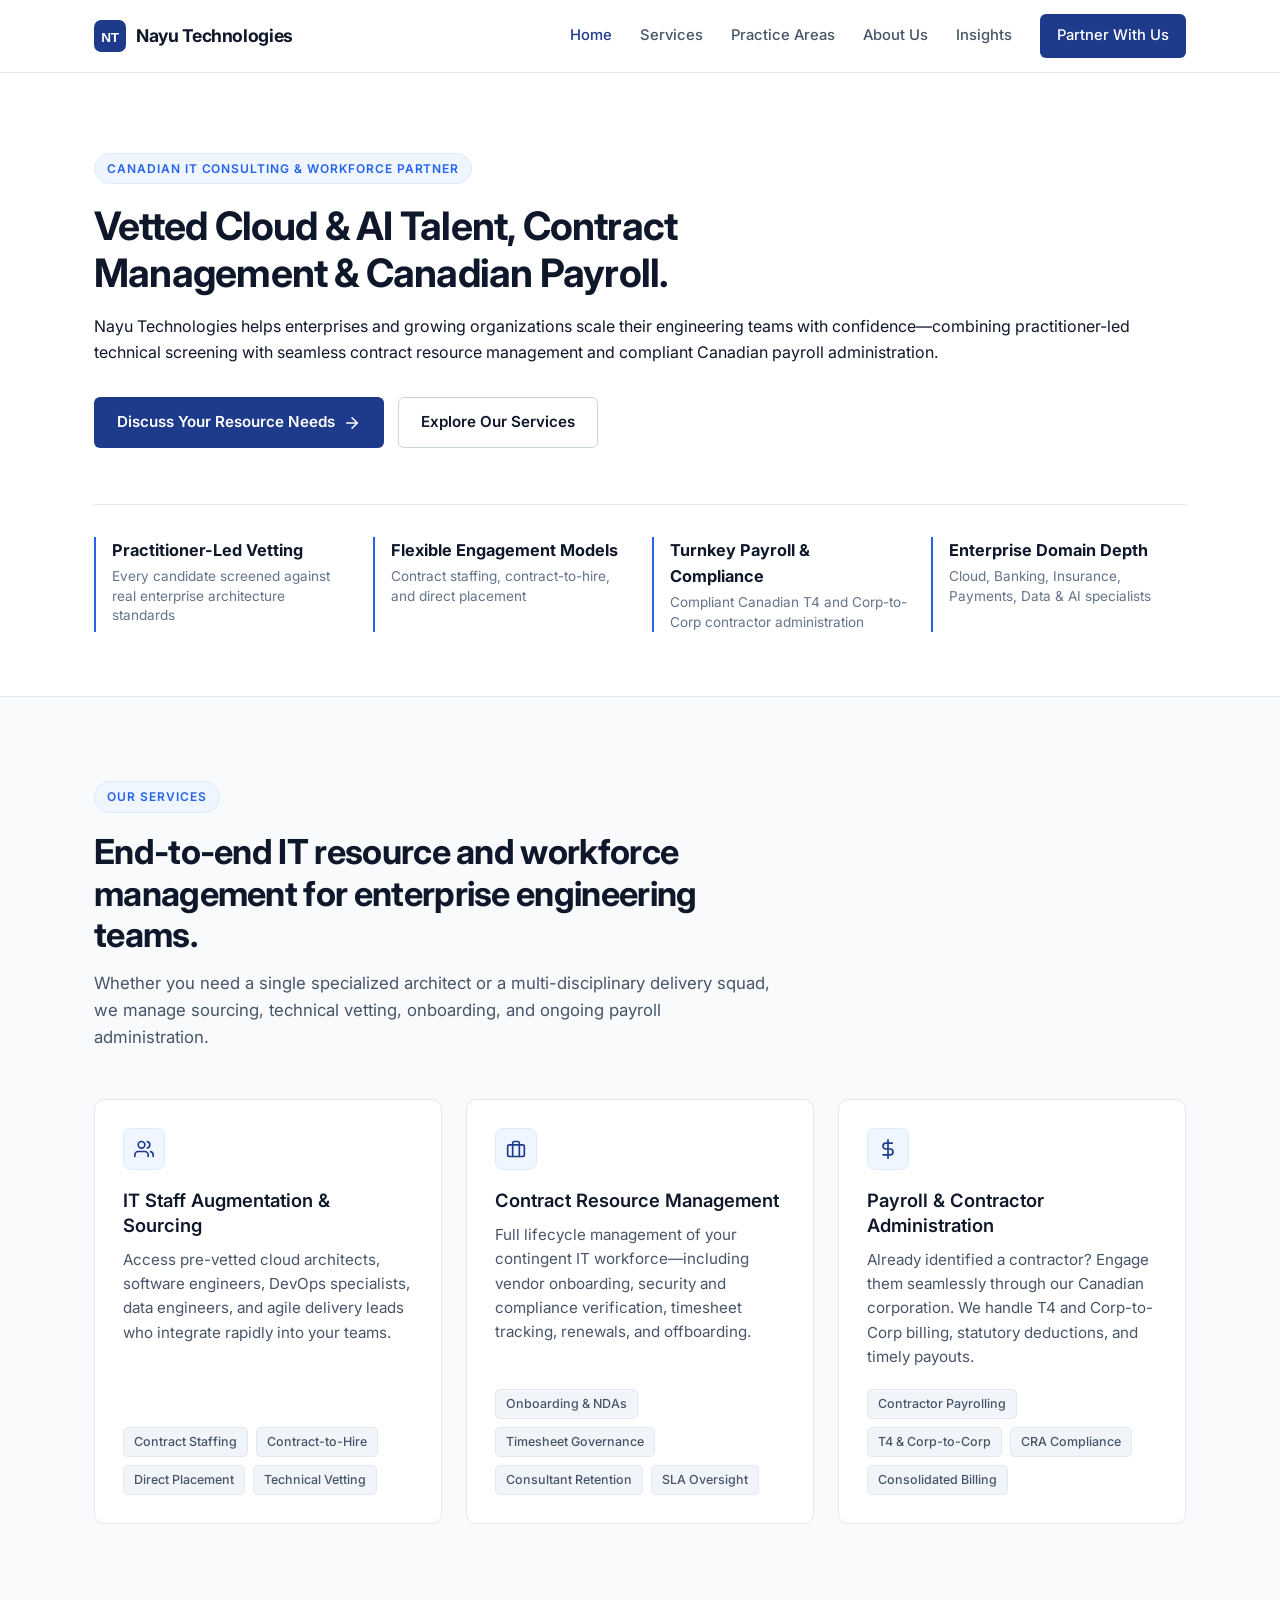
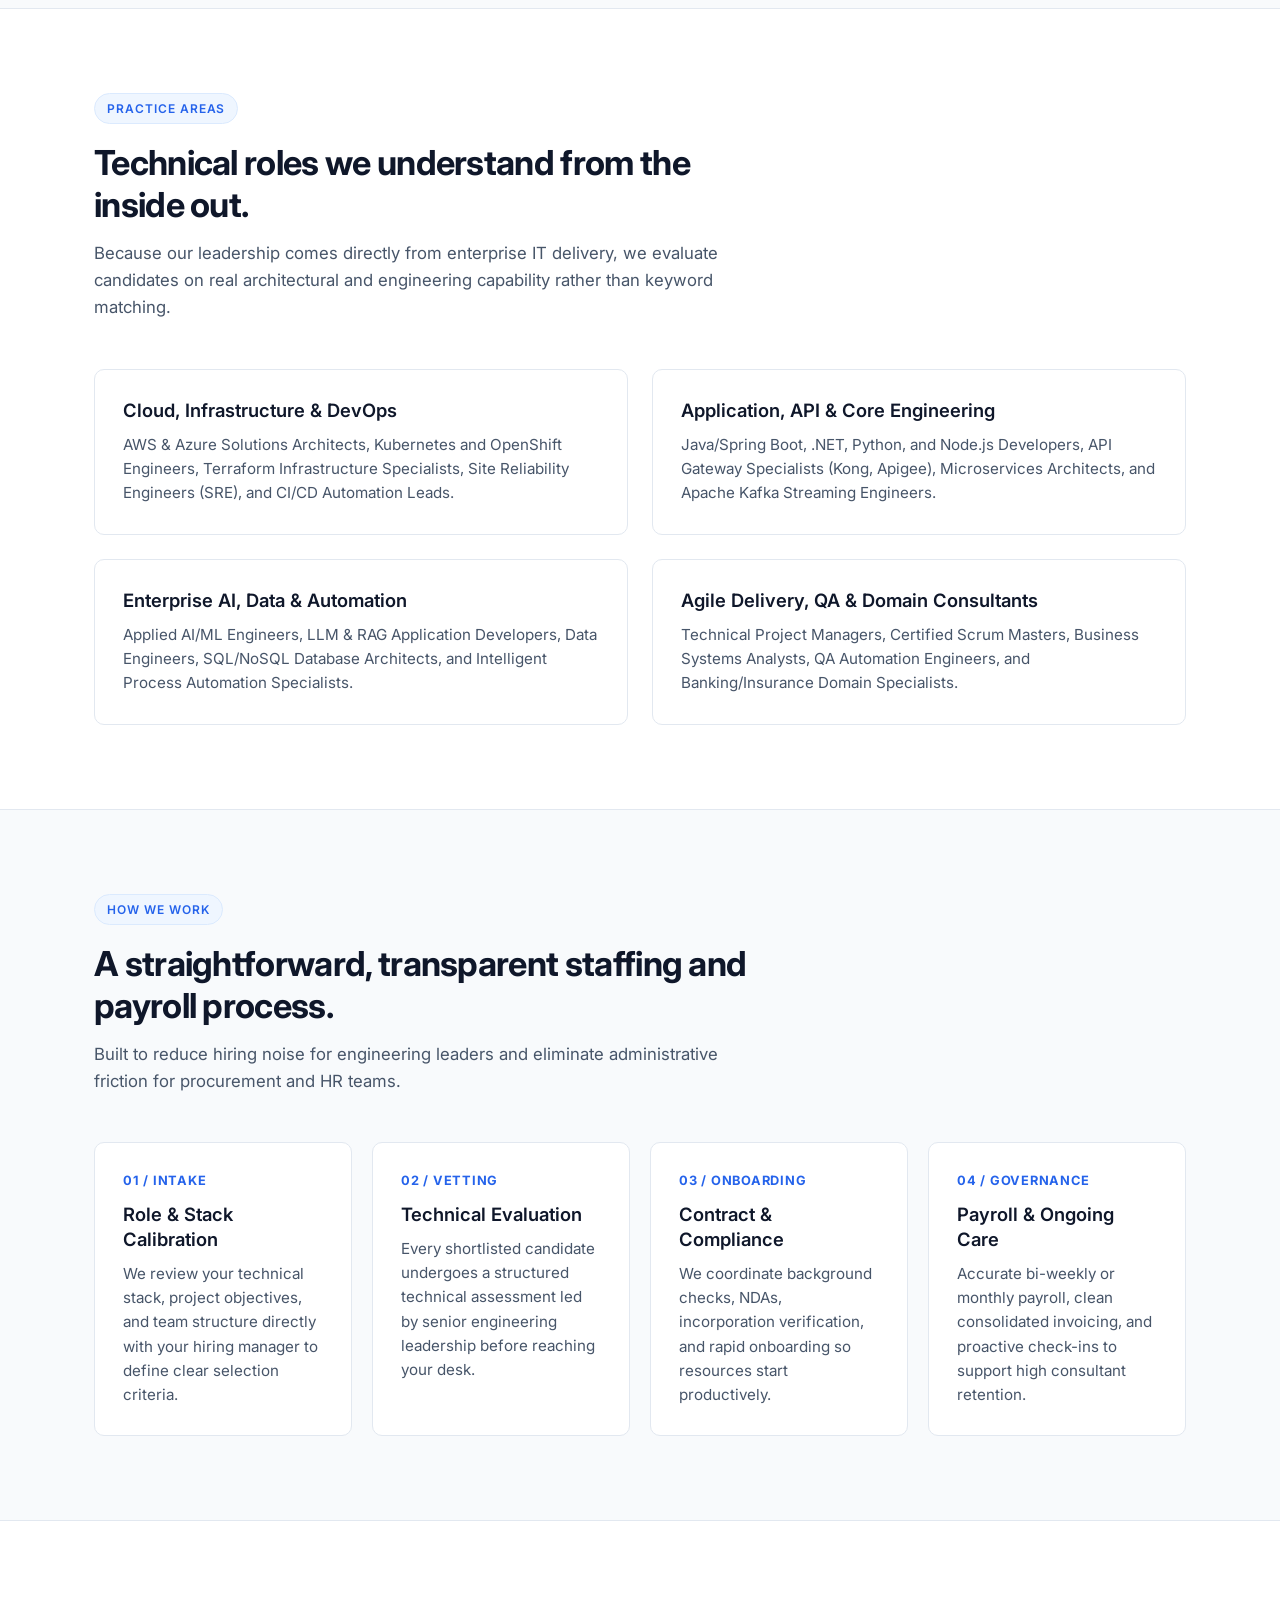
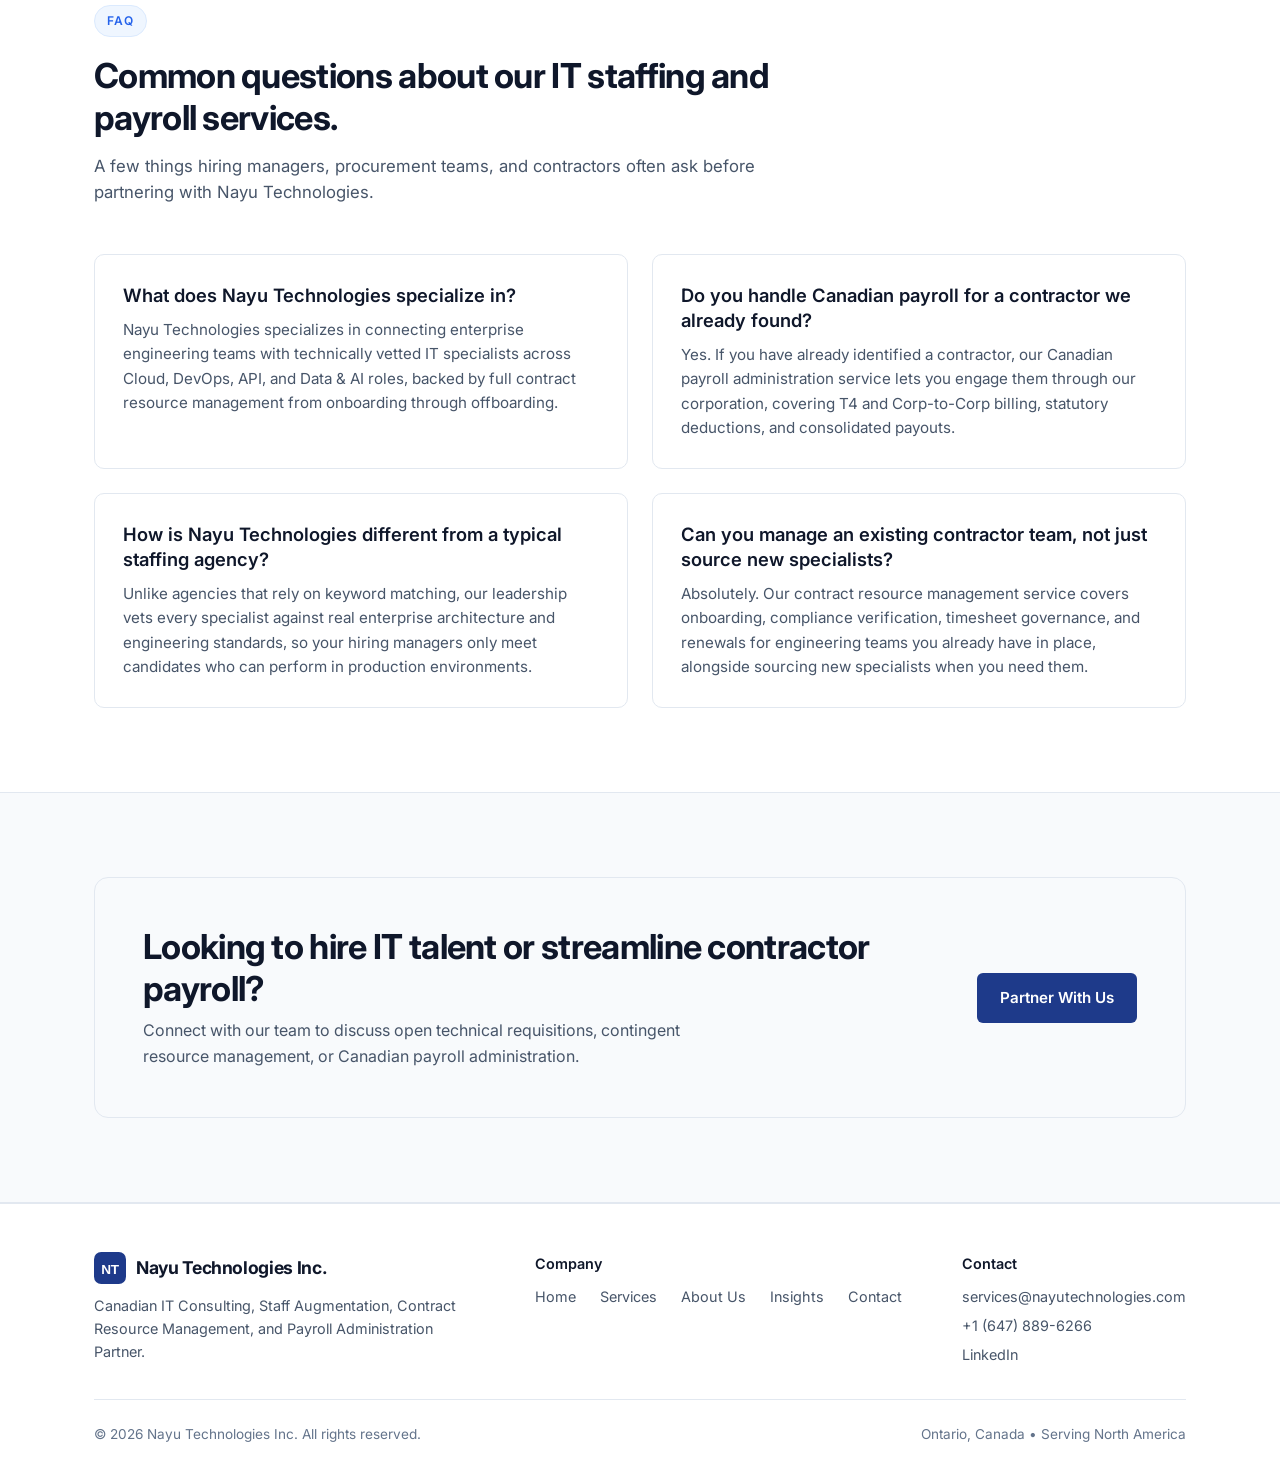
<file: index.html>
<!DOCTYPE html>
<html lang="en">
<head>
  <meta charset="UTF-8" />
  <meta name="viewport" content="width=device-width, initial-scale=1.0" />
  <title>Nayu Technologies | Enterprise IT Staffing, Engineering &amp; Payroll Specialists</title>
  <meta name="description" content="Nayu Technologies connects enterprise engineering teams with vetted IT specialists via staff augmentation, contract resource management, and Canadian payroll administration." />
  <meta name="robots" content="index, follow" />
  <meta name="theme-color" content="#1E3A8A" />
  <link rel="canonical" href="https://nayutechnologies.com/" />
  <link rel="icon" type="image/svg+xml" href="/favicon.svg?v=3" />
  <link rel="icon" type="image/png" sizes="96x96" href="/favicon.png" />


  <!-- Open Graph / Social Sharing -->
  <meta property="og:type" content="website" />
  <meta property="og:site_name" content="Nayu Technologies Inc." />
  <meta property="og:title" content="Nayu Technologies | Enterprise IT Staffing, Engineering &amp; Payroll Specialists" />
  <meta property="og:description" content="Nayu Technologies connects enterprise engineering teams with vetted IT specialists via staff augmentation, contract resource management, and Canadian payroll administration." />
  <meta property="og:url" content="https://nayutechnologies.com/" />
  <meta property="og:locale" content="en_CA" />
  <meta name="twitter:card" content="summary" />
  <meta name="twitter:title" content="Nayu Technologies | Enterprise IT Staffing, Engineering &amp; Payroll Specialists" />
  <meta name="twitter:description" content="Nayu Technologies connects enterprise engineering teams with vetted IT specialists via staff augmentation, contract resource management, and Canadian payroll administration." />

  <link rel="stylesheet" href="styles.css?v=3" />

  <script type="application/ld+json">
  {
    "@context": "https://schema.org",
    "@type": "Organization",
    "name": "Nayu Technologies Inc.",
    "alternateName": "Nayu Technologies",
    "url": "https://nayutechnologies.com/",
    "logo": {
      "@type": "ImageObject",
      "url": "https://nayutechnologies.com/favicon.svg",
      "width": 96,
      "height": 96
    },
    "image": "https://nayutechnologies.com/favicon.svg",
    "description": "Canadian IT consulting, staff augmentation, contract resource management, and payroll administration partner serving organizations across Canada and North America.",
    "email": "services@nayutechnologies.com",
    "telephone": "+1-647-889-6266",
    "address": {
      "@type": "PostalAddress",
      "addressLocality": "Mississauga",
      "addressRegion": "ON",
      "addressCountry": "CA"
    },
    "areaServed": ["Canada", "United States"],
    "sameAs": [
      "https://ca.linkedin.com/in/deepakkaushik86"
    ],
    "founder": {
      "@type": "Person",
      "name": "Deepak Kaushik",
      "jobTitle": "Founder & Managing Director"
    },
    "knowsAbout": [
      "IT Staff Augmentation",
      "Contract Resource Management",
      "Canadian Contractor Payroll Administration",
      "Cloud Architecture",
      "Enterprise AI Implementation"
    ]
  }
  </script>


  <script type="application/ld+json">
  {
    "@context": "https://schema.org",
    "@type": "FAQPage",
    "mainEntity": [
      {
        "@type": "Question",
        "name": "What does Nayu Technologies specialize in?",
        "acceptedAnswer": {
          "@type": "Answer",
          "text": "Nayu Technologies specializes in connecting enterprise engineering teams with technically vetted IT specialists across Cloud, DevOps, API, and Data & AI roles, backed by full contract resource management from onboarding through offboarding."
        }
      },
      {
        "@type": "Question",
        "name": "Do you handle Canadian payroll for a contractor we already found?",
        "acceptedAnswer": {
          "@type": "Answer",
          "text": "Yes. If you have already identified a contractor, our Canadian payroll administration service lets you engage them through our corporation, covering T4 and Corp-to-Corp billing, statutory deductions, and consolidated payouts."
        }
      },
      {
        "@type": "Question",
        "name": "How is Nayu Technologies different from a typical staffing agency?",
        "acceptedAnswer": {
          "@type": "Answer",
          "text": "Unlike agencies that rely on keyword matching, our leadership vets every specialist against real enterprise architecture and engineering standards, so your hiring managers only meet candidates who can perform in production environments."
        }
      },
      {
        "@type": "Question",
        "name": "Can you manage an existing contractor team, not just source new specialists?",
        "acceptedAnswer": {
          "@type": "Answer",
          "text": "Absolutely. Our contract resource management service covers onboarding, compliance verification, timesheet governance, and renewals for engineering teams you already have in place, alongside sourcing new specialists when you need them."
        }
      }
    ]
  }
  </script>
</head>
<body>

  <!-- Centralized Header injected by components.js -->
  <div id="site-header"></div>

  <main>
    <!-- Hero Section -->
    <section class="hero section-white">
      <div class="container">
        <span class="eyebrow">Canadian IT Consulting &amp; Workforce Partner</span>
       <h1>Vetted Cloud &amp; AI Talent, Contract Management &amp; Canadian Payroll.</h1
        <p class="lead">
          Nayu Technologies helps enterprises and growing organizations scale their engineering teams with confidence—combining practitioner-led technical screening with seamless contract resource management and compliant Canadian payroll administration.
        </p>

        <div class="btn-group">
          <a href="contact.html" class="btn btn-primary">
            Discuss Your Resource Needs
            <svg width="18" height="18" viewBox="0 0 24 24" fill="none" stroke="currentColor" stroke-width="2" stroke-linecap="round" stroke-linejoin="round" aria-hidden="true" focusable="false"><line x1="5" y1="12" x2="19" y2="12"></line><polyline points="12 5 19 12 12 19"></polyline></svg>
          </a>
          <a href="#services" class="btn btn-secondary">Explore Our Services</a>
        </div>

        <!-- Authentic Value Pillars -->
        <div class="credential-strip">
          <div class="credential-item">
            <div class="credential-title">Practitioner-Led Vetting</div>
            <div class="credential-sub">Every candidate screened against real enterprise architecture standards</div>
          </div>
          <div class="credential-item">
            <div class="credential-title">Flexible Engagement Models</div>
            <div class="credential-sub">Contract staffing, contract-to-hire, and direct placement</div>
          </div>
          <div class="credential-item">
            <div class="credential-title">Turnkey Payroll &amp; Compliance</div>
            <div class="credential-sub">Compliant Canadian T4 and Corp-to-Corp contractor administration</div>
          </div>
          <div class="credential-item">
            <div class="credential-title">Enterprise Domain Depth</div>
            <div class="credential-sub">Cloud, Banking, Insurance, Payments, Data &amp; AI specialists</div>
          </div>
        </div>
      </div>
    </section>

    <!-- Core Workforce & IT Services -->
    <section id="services" class="section section-slate">
      <div class="container">
        <div class="section-header">
          <span class="eyebrow">Our Services</span>
          <h2>End-to-end IT resource and workforce management for enterprise engineering teams.</h2>
          <p>Whether you need a single specialized architect or a multi-disciplinary delivery squad, we manage sourcing, technical vetting, onboarding, and ongoing payroll administration.</p>
        </div>

        <div class="grid-3">
          <!-- Service 1 -->
          <article class="card">
            <div class="icon-box">
              <svg width="20" height="20" viewBox="0 0 24 24" fill="none" stroke="currentColor" stroke-width="2" stroke-linecap="round" stroke-linejoin="round" aria-hidden="true" focusable="false"><path d="M17 21v-2a4 4 0 0 0-4-4H5a4 4 0 0 0-4 4v2"></path><circle cx="9" cy="7" r="4"></circle><path d="M23 21v-2a4 4 0 0 0-3-3.87"></path><path d="M16 3.13a4 4 0 0 1 0 7.75"></path></svg>
            </div>
            <h3>IT Staff Augmentation &amp; Sourcing</h3>
            <p>Access pre-vetted cloud architects, software engineers, DevOps specialists, data engineers, and agile delivery leads who integrate rapidly into your teams.</p>
            <div class="tag-list">
              <span class="tag">Contract Staffing</span>
              <span class="tag">Contract-to-Hire</span>
              <span class="tag">Direct Placement</span>
              <span class="tag">Technical Vetting</span>
            </div>
          </article>

          <!-- Service 2 -->
          <article class="card">
            <div class="icon-box">
              <svg width="20" height="20" viewBox="0 0 24 24" fill="none" stroke="currentColor" stroke-width="2" stroke-linecap="round" stroke-linejoin="round" aria-hidden="true" focusable="false"><rect x="2" y="7" width="20" height="14" rx="2" ry="2"></rect><path d="M16 21V5a2 2 0 0 0-2-2h-4a2 2 0 0 0-2 2v16"></path></svg>
            </div>
            <h3>Contract Resource Management</h3>
            <p>Full lifecycle management of your contingent IT workforce—including vendor onboarding, security and compliance verification, timesheet tracking, renewals, and offboarding.</p>
            <div class="tag-list">
              <span class="tag">Onboarding &amp; NDAs</span>
              <span class="tag">Timesheet Governance</span>
              <span class="tag">Consultant Retention</span>
              <span class="tag">SLA Oversight</span>
            </div>
          </article>

          <!-- Service 3 -->
          <article class="card">
            <div class="icon-box">
              <svg width="20" height="20" viewBox="0 0 24 24" fill="none" stroke="currentColor" stroke-width="2" stroke-linecap="round" stroke-linejoin="round" aria-hidden="true" focusable="false"><line x1="12" y1="1" x2="12" y2="23"></line><path d="M17 5H9.5a3.5 3.5 0 0 0 0 7h5a3.5 3.5 0 0 1 0 7H6"></path></svg>
            </div>
            <h3>Payroll &amp; Contractor Administration</h3>
            <p>Already identified a contractor? Engage them seamlessly through our Canadian corporation. We handle T4 and Corp-to-Corp billing, statutory deductions, and timely payouts.</p>
            <div class="tag-list">
              <span class="tag">Contractor Payrolling</span>
              <span class="tag">T4 &amp; Corp-to-Corp</span>
              <span class="tag">CRA Compliance</span>
              <span class="tag">Consolidated Billing</span>
            </div>
          </article>
        </div>
      </div>
    </section>

    <!-- Technical Practice Areas -->
    <section id="domains" class="section section-white">
      <div class="container">
        <div class="section-header">
          <span class="eyebrow">Practice Areas</span>
          <h2>Technical roles we understand from the inside out.</h2>
          <p>Because our leadership comes directly from enterprise IT delivery, we evaluate candidates on real architectural and engineering capability rather than keyword matching.</p>
        </div>

        <div class="grid-2">
          <div class="card">
            <h3>Cloud, Infrastructure &amp; DevOps</h3>
            <p style="margin-bottom: 0;">AWS &amp; Azure Solutions Architects, Kubernetes and OpenShift Engineers, Terraform Infrastructure Specialists, Site Reliability Engineers (SRE), and CI/CD Automation Leads.</p>
          </div>

          <div class="card">
            <h3>Application, API &amp; Core Engineering</h3>
            <p style="margin-bottom: 0;">Java/Spring Boot, .NET, Python, and Node.js Developers, API Gateway Specialists (Kong, Apigee), Microservices Architects, and Apache Kafka Streaming Engineers.</p>
          </div>

          <div class="card">
            <h3>Enterprise AI, Data &amp; Automation</h3>
            <p style="margin-bottom: 0;">Applied AI/ML Engineers, LLM &amp; RAG Application Developers, Data Engineers, SQL/NoSQL Database Architects, and Intelligent Process Automation Specialists.</p>
          </div>

          <div class="card">
            <h3>Agile Delivery, QA &amp; Domain Consultants</h3>
            <p style="margin-bottom: 0;">Technical Project Managers, Certified Scrum Masters, Business Systems Analysts, QA Automation Engineers, and Banking/Insurance Domain Specialists.</p>
          </div>
        </div>
      </div>
    </section>

    <!-- How We Work -->
    <section id="approach" class="section section-slate">
      <div class="container">
        <div class="section-header">
          <span class="eyebrow">How We Work</span>
          <h2>A straightforward, transparent staffing and payroll process.</h2>
          <p>Built to reduce hiring noise for engineering leaders and eliminate administrative friction for procurement and HR teams.</p>
        </div>

        <div class="grid-4">
          <div class="card">
            <div class="step-num">01 / INTAKE</div>
            <h3>Role &amp; Stack Calibration</h3>
            <p style="margin-bottom: 0;">We review your technical stack, project objectives, and team structure directly with your hiring manager to define clear selection criteria.</p>
          </div>

          <div class="card">
            <div class="step-num">02 / VETTING</div>
            <h3>Technical Evaluation</h3>
            <p style="margin-bottom: 0;">Every shortlisted candidate undergoes a structured technical assessment led by senior engineering leadership before reaching your desk.</p>
          </div>

          <div class="card">
            <div class="step-num">03 / ONBOARDING</div>
            <h3>Contract &amp; Compliance</h3>
            <p style="margin-bottom: 0;">We coordinate background checks, NDAs, incorporation verification, and rapid onboarding so resources start productively.</p>
          </div>

          <div class="card">
            <div class="step-num">04 / GOVERNANCE</div>
            <h3>Payroll &amp; Ongoing Care</h3>
            <p style="margin-bottom: 0;">Accurate bi-weekly or monthly payroll, clean consolidated invoicing, and proactive check-ins to support high consultant retention.</p>
          </div>
        </div>
      </div>
    </section>


    <!-- Frequently Asked Questions -->
    <section id="faq" class="section section-white">
      <div class="container">
        <div class="section-header">
          <span class="eyebrow">FAQ</span>
          <h2>Common questions about our IT staffing and payroll services.</h2>
          <p>A few things hiring managers, procurement teams, and contractors often ask before partnering with Nayu Technologies.</p>
        </div>

        <div class="grid-2">
          <div class="card">
            <h3>What does Nayu Technologies specialize in?</h3>
            <p style="margin-bottom: 0;">Nayu Technologies specializes in connecting enterprise engineering teams with technically vetted IT specialists across Cloud, DevOps, API, and Data &amp; AI roles, backed by full contract resource management from onboarding through offboarding.</p>
          </div>

          <div class="card">
            <h3>Do you handle Canadian payroll for a contractor we already found?</h3>
            <p style="margin-bottom: 0;">Yes. If you have already identified a contractor, our Canadian payroll administration service lets you engage them through our corporation, covering T4 and Corp-to-Corp billing, statutory deductions, and consolidated payouts.</p>
          </div>

          <div class="card">
            <h3>How is Nayu Technologies different from a typical staffing agency?</h3>
            <p style="margin-bottom: 0;">Unlike agencies that rely on keyword matching, our leadership vets every specialist against real enterprise architecture and engineering standards, so your hiring managers only meet candidates who can perform in production environments.</p>
          </div>

          <div class="card">
            <h3>Can you manage an existing contractor team, not just source new specialists?</h3>
            <p style="margin-bottom: 0;">Absolutely. Our contract resource management service covers onboarding, compliance verification, timesheet governance, and renewals for engineering teams you already have in place, alongside sourcing new specialists when you need them.</p>
          </div>
        </div>
      </div>
    </section>

    <!-- Bottom CTA -->
    <section class="section section-slate">
      <div class="container">
        <div class="cta-box">
          <div>
            <h2 style="margin-bottom: 8px;">Looking to hire IT talent or streamline contractor payroll?</h2>
            <p style="color: var(--text-secondary); max-width: 580px;">
              Connect with our team to discuss open technical requisitions, contingent resource management, or Canadian payroll administration.
            </p>
          </div>
          <div style="flex-shrink: 0;">
            <a href="contact.html" class="btn btn-primary">Partner With Us</a>
          </div>
        </div>
      </div>
    </section>
  </main>

  <div id="site-footer"></div>
  <script src="components.js?v=4"></script>
</body>
</html>
</file>
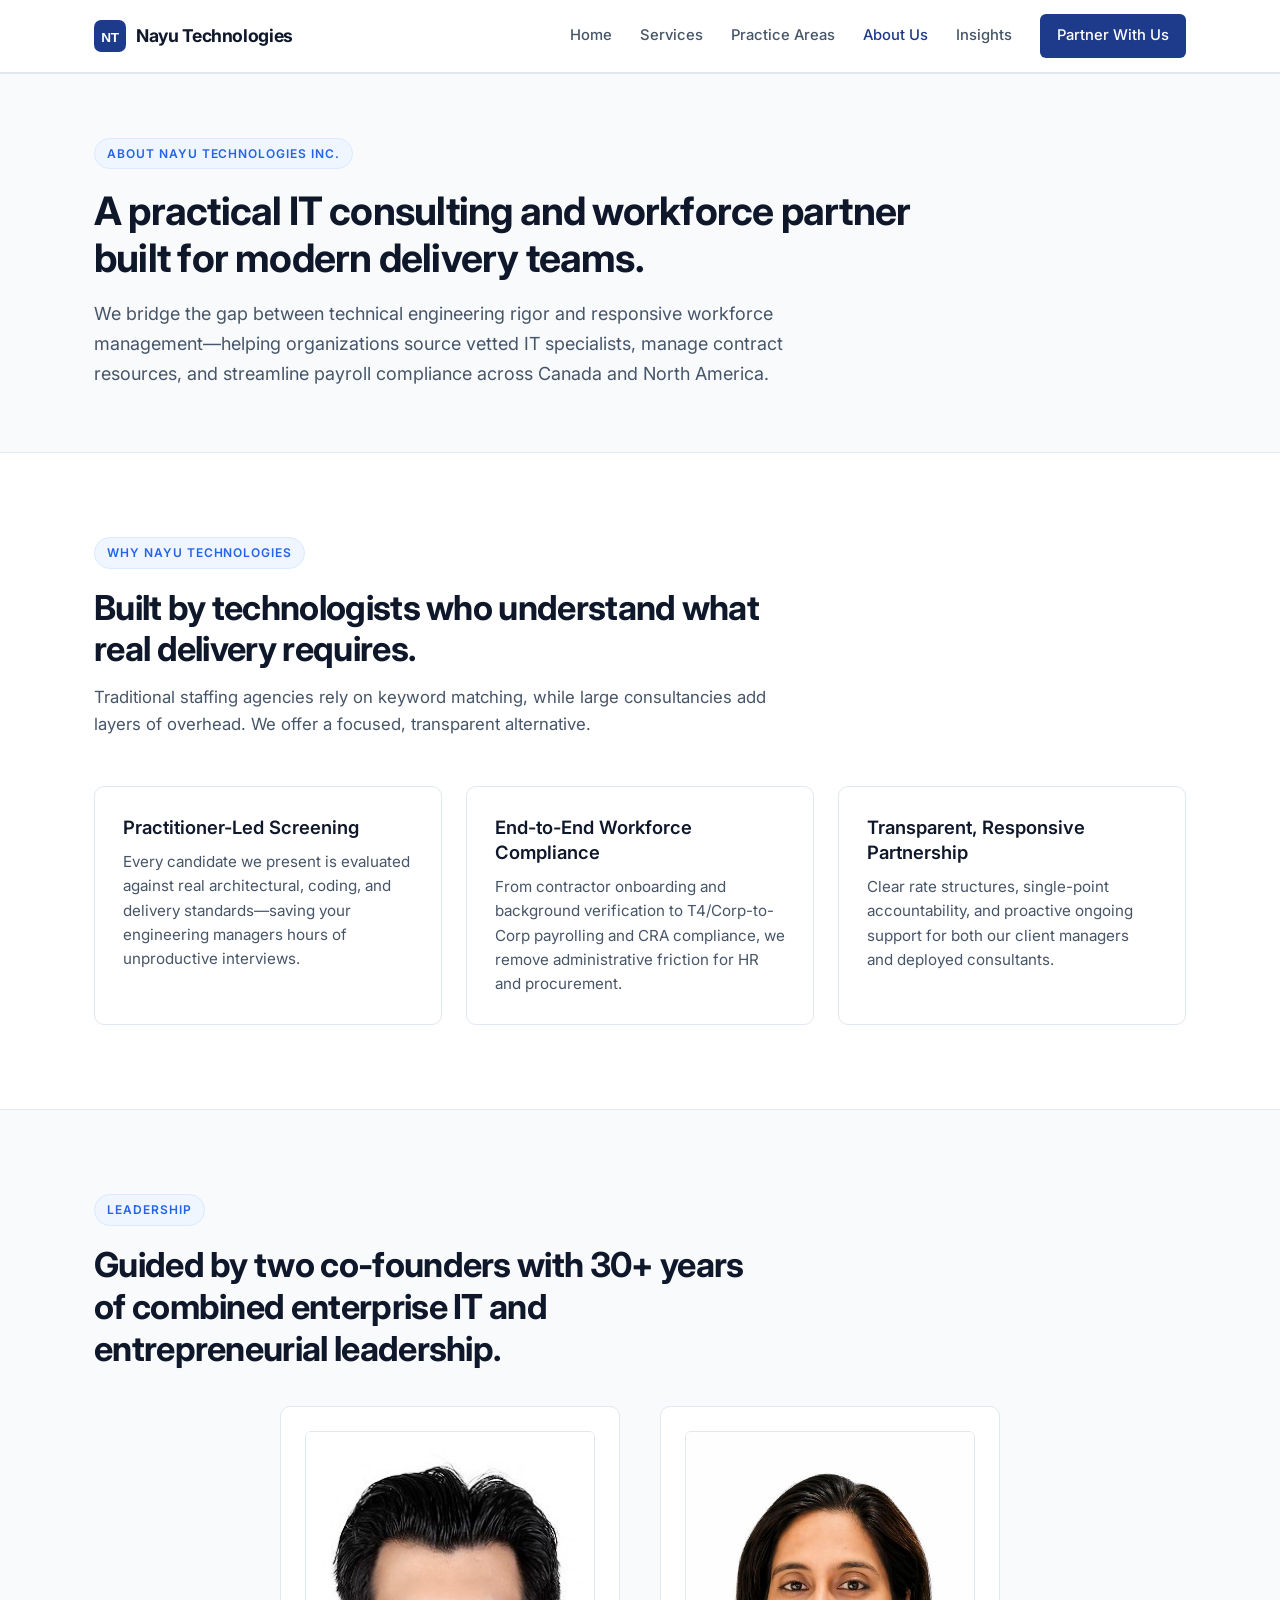
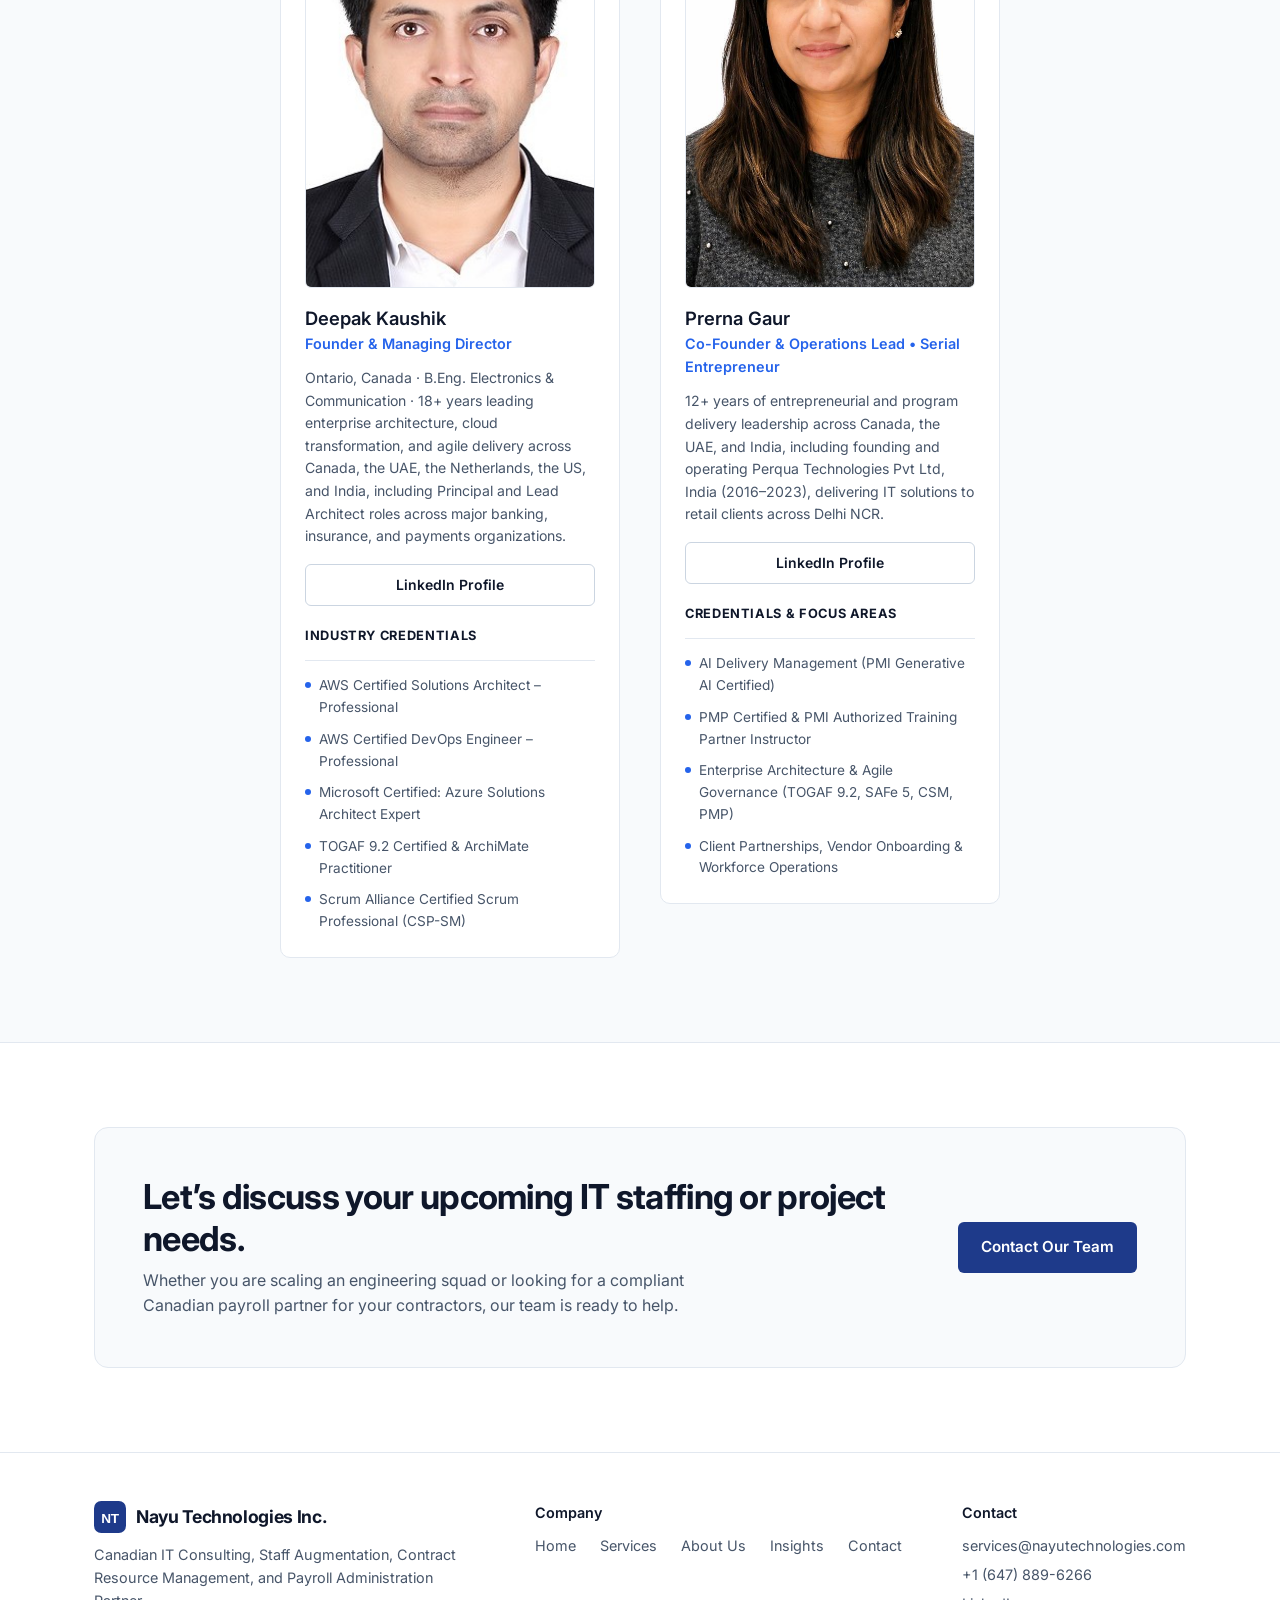
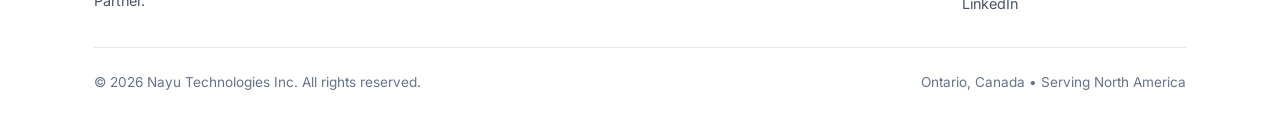
<file: about.html>
<!DOCTYPE html>
<html lang="en">
<head>
  <meta charset="UTF-8" />
  <meta name="viewport" content="width=device-width, initial-scale=1.0" />
  <title>About Us — Nayu Technologies Inc.</title>
  <meta name="description" content="About Nayu Technologies Inc., a Canadian IT consulting, staff augmentation, contract resource management, and payroll partner." />
  <meta name="robots" content="index, follow" />
  <meta name="theme-color" content="#1E3A8A" />
  <link rel="canonical" href="https://nayutechnologies.com/about.html" />
  <link rel="icon" href="favicon.svg" type="image/svg+xml" />

  <!-- Open Graph / Social Sharing -->
  <meta property="og:type" content="profile" />
  <meta property="og:site_name" content="Nayu Technologies Inc." />
  <meta property="og:title" content="About Us — Nayu Technologies Inc." />
  <meta property="og:description" content="About Nayu Technologies Inc., a Canadian IT consulting, staff augmentation, contract resource management, and payroll partner." />
  <meta property="og:url" content="https://nayutechnologies.com/about.html" />
  <meta property="og:image" content="https://nayutechnologies.com/Deepak-photograph.jpg" />
  <meta property="og:locale" content="en_CA" />
  <meta name="twitter:card" content="summary_large_image" />
  <meta name="twitter:title" content="About Us — Nayu Technologies Inc." />
  <meta name="twitter:description" content="About Nayu Technologies Inc., a Canadian IT consulting, staff augmentation, contract resource management, and payroll partner." />
  <meta name="twitter:image" content="https://nayutechnologies.com/Deepak-photograph.jpg" />

  <link rel="stylesheet" href="styles.css?v=3" />

  <script type="application/ld+json">
  {
    "@context": "https://schema.org",
    "@type": "Person",
    "name": "Deepak Kaushik",
    "jobTitle": "Founder & Managing Director",
    "image": "https://nayutechnologies.com/Deepak-photograph.jpg",
    "url": "https://nayutechnologies.com/about.html",
    "sameAs": ["https://ca.linkedin.com/in/deepakkaushik86"],
    "worksFor": {
      "@type": "Organization",
      "name": "Nayu Technologies Inc.",
      "url": "https://nayutechnologies.com/"
    },
    "address": {
      "@type": "PostalAddress",
      "addressRegion": "Ontario",
      "addressCountry": "CA"
    }
  }
  </script>

  <script type="application/ld+json">
  {
    "@context": "https://schema.org",
    "@type": "Person",
    "name": "Prerna Gaur",
    "jobTitle": "Co-Founder & Operations Lead",
    "image": "https://nayutechnologies.com/Prerna-photo.jpeg",
    "url": "https://nayutechnologies.com/about.html",
    "worksFor": {
      "@type": "Organization",
      "name": "Nayu Technologies Inc.",
      "url": "https://nayutechnologies.com/"
    }
  }
  </script>
</head>
<body>

  <!-- Centralized Header injected by components.js -->
  <div id="site-header"></div>

  <main>
    <!-- Company Overview Header -->
    <section class="hero section-slate" style="padding: 64px 0;">
      <div class="container">
        <span class="eyebrow">About Nayu Technologies Inc.</span>
        <h1>A practical IT consulting and workforce partner built for modern delivery teams.</h1>
        <p class="lead">
          We bridge the gap between technical engineering rigor and responsive workforce management—helping organizations source vetted IT specialists, manage contract resources, and streamline payroll compliance across Canada and North America.
        </p>
      </div>
    </section>

    <!-- Why Organizations Partner With Us -->
    <section class="section section-white">
      <div class="container">
        <div class="section-header">
          <span class="eyebrow">Why Nayu Technologies</span>
          <h2>Built by technologists who understand what real delivery requires.</h2>
          <p>Traditional staffing agencies rely on keyword matching, while large consultancies add layers of overhead. We offer a focused, transparent alternative.</p>
        </div>

        <div class="grid-3">
          <div class="card">
            <h3>Practitioner-Led Screening</h3>
            <p style="margin-bottom: 0;">Every candidate we present is evaluated against real architectural, coding, and delivery standards—saving your engineering managers hours of unproductive interviews.</p>
          </div>

          <div class="card">
            <h3>End-to-End Workforce Compliance</h3>
            <p style="margin-bottom: 0;">From contractor onboarding and background verification to T4/Corp-to-Corp payrolling and CRA compliance, we remove administrative friction for HR and procurement.</p>
          </div>

          <div class="card">
            <h3>Transparent, Responsive Partnership</h3>
            <p style="margin-bottom: 0;">Clear rate structures, single-point accountability, and proactive ongoing support for both our client managers and deployed consultants.</p>
          </div>
        </div>
      </div>
    </section>

    <!-- Leadership Section -->
    <section class="section section-slate">
      <div class="container">
        <div class="section-header" style="margin-bottom: 36px;">
          <span class="eyebrow">Leadership</span>
          <h2>Guided by two co-founders with 30+ years of combined enterprise IT and entrepreneurial leadership.</h2>
        </div>

        <div class="about-split">
          <!-- Founder: Deepak Kaushik -->
          <aside class="founder-card">
            <img
              src="Deepak-photograph.jpg"
              alt="Deepak Kaushik, Founder and Managing Director of Nayu Technologies Inc."
              width="410"
              height="457"
              class="founder-photo"
            />

            <h3 style="margin-bottom: 2px;">Deepak Kaushik</h3>
            <div style="font-size: 0.9rem; color: var(--accent-blue); font-weight: 600; margin-bottom: 12px;">
              Founder &amp; Managing Director
            </div>
            <p style="font-size: 0.88rem; color: var(--text-secondary); margin-bottom: 16px;">
              Ontario, Canada &middot; B.Eng. Electronics &amp; Communication &middot; 18+ years leading enterprise architecture, cloud transformation, and agile delivery across Canada, the UAE, the Netherlands, the US, and India, including Principal and Lead Architect roles across major banking, insurance, and payments organizations.
            </p>

            <a href="https://ca.linkedin.com/in/deepakkaushik86" target="_blank" rel="noopener noreferrer" class="btn btn-secondary btn-sm" style="width: 100%;">
              LinkedIn Profile
            </a>

            <div style="margin-top: 20px; font-size: 0.8rem; font-weight: 700; text-transform: uppercase; letter-spacing: 0.05em; color: var(--text-primary);">
              Industry Credentials
            </div>
            <ul class="cert-list">
              <li><span class="cert-dot"></span><span>AWS Certified Solutions Architect – Professional</span></li>
              <li><span class="cert-dot"></span><span>AWS Certified DevOps Engineer – Professional</span></li>
              <li><span class="cert-dot"></span><span>Microsoft Certified: Azure Solutions Architect Expert</span></li>
              <li><span class="cert-dot"></span><span>TOGAF 9.2 Certified &amp; ArchiMate Practitioner</span></li>
              <li><span class="cert-dot"></span><span>Scrum Alliance Certified Scrum Professional (CSP-SM)</span></li>
            </ul>
          </aside>

          <!-- Co-Founder: Prerna Gaur -->
          <aside class="founder-card">
            <img
              src="Prerna-photo.jpeg"
              alt="Prerna Gaur, Co-Founder and Operations Lead at Nayu Technologies Inc."
              width="410"
              height="457"
              class="founder-photo"
            />

            <h3 style="margin-bottom: 2px;">Prerna Gaur</h3>
            <div style="font-size: 0.9rem; color: var(--accent-blue); font-weight: 600; margin-bottom: 12px;">
              Co-Founder &amp; Operations Lead &bull; Serial Entrepreneur
            </div>
            <p style="font-size: 0.88rem; color: var(--text-secondary); margin-bottom: 16px;">
              12+ years of entrepreneurial and program delivery leadership across Canada, the UAE, and India, including founding and operating Perqua Technologies Pvt Ltd, India (2016–2023), delivering IT solutions to retail clients across Delhi NCR.
            </p>

            <a href="https://linkedin.com" target="_blank" rel="noopener noreferrer" class="btn btn-secondary btn-sm" style="width: 100%;">
              LinkedIn Profile
            </a>

            <div style="margin-top: 20px; font-size: 0.8rem; font-weight: 700; text-transform: uppercase; letter-spacing: 0.05em; color: var(--text-primary);">
              Credentials &amp; Focus Areas
            </div>
            <ul class="cert-list">
              <li><span class="cert-dot"></span><span>AI Delivery Management (PMI Generative AI Certified)</span></li>
              <li><span class="cert-dot"></span><span>PMP Certified &amp; PMI Authorized Training Partner Instructor</span></li>
              <li><span class="cert-dot"></span><span>Enterprise Architecture &amp; Agile Governance (TOGAF 9.2, SAFe 5, CSM, PMP)</span></li>
              <li><span class="cert-dot"></span><span>Client Partnerships, Vendor Onboarding &amp; Workforce Operations</span></li>
            </ul>
          </aside>
        </div>
      </div>
    </section>

    <!-- Bottom CTA -->
    <section class="section section-white">
      <div class="container">
        <div class="cta-box">
          <div>
            <h2 style="margin-bottom: 8px;">Let’s discuss your upcoming IT staffing or project needs.</h2>
            <p style="color: var(--text-secondary); max-width: 580px;">
              Whether you are scaling an engineering squad or looking for a compliant Canadian payroll partner for your contractors, our team is ready to help.
            </p>
          </div>
          <div style="flex-shrink: 0;">
            <a href="contact.html" class="btn btn-primary">Contact Our Team</a>
          </div>
        </div>
      </div>
    </section>
  </main>

  <!-- Centralized Footer injected by components.js -->
  <div id="site-footer"></div>
  <script src="components.js?v=4"></script>
</body>
</html>
</file>
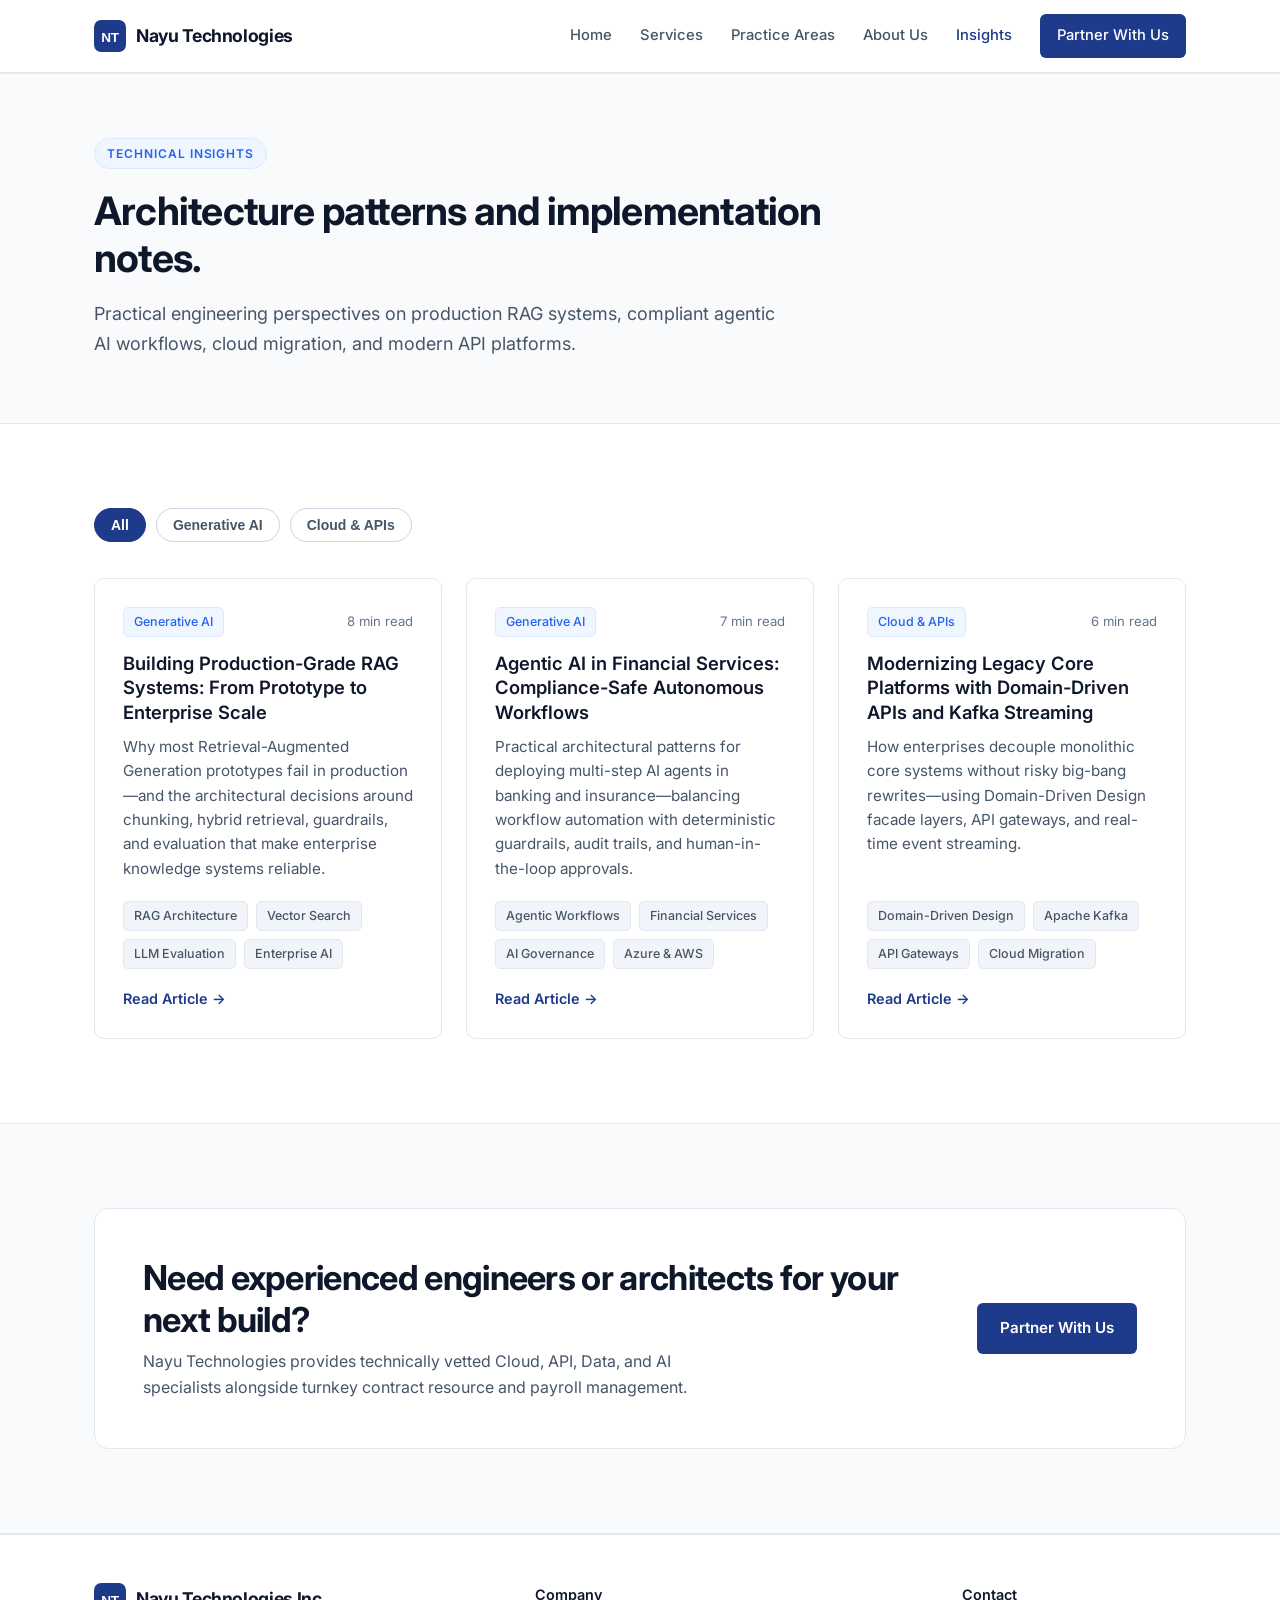
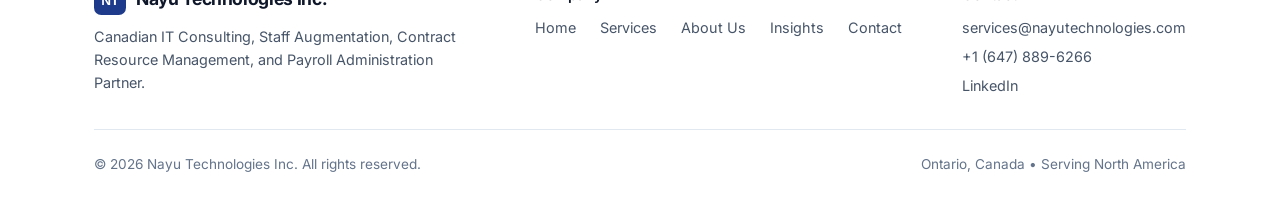
<file: blog.html>
<!DOCTYPE html>
<html lang="en">
<head>
  <meta charset="UTF-8" />
  <meta name="viewport" content="width=device-width, initial-scale=1.0" />
  <title>Technical Insights &amp; Architecture Notes — Nayu Technologies Inc.</title>
  <meta name="description" content="Implementation guides and architecture notes on Enterprise AI, RAG systems, Agentic Workflows, Cloud Migration, and API Modernization from Nayu Technologies Inc." />
  <meta name="robots" content="index, follow" />
  <meta name="theme-color" content="#1E3A8A" />
  <link rel="canonical" id="canonicalLink" href="https://nayutechnologies.com/blog.html" />
  <link rel="icon" href="favicon.svg" type="image/svg+xml" />

  <!-- Open Graph / Social Sharing -->
  <meta property="og:type" content="website" />
  <meta property="og:site_name" content="Nayu Technologies Inc." />
  <meta property="og:title" content="Technical Insights &amp; Architecture Notes — Nayu Technologies Inc." />
  <meta property="og:description" content="Implementation guides and architecture notes on Enterprise AI, RAG systems, Agentic Workflows, Cloud Migration, and API Modernization from Nayu Technologies Inc." />
  <meta property="og:url" content="https://nayutechnologies.com/blog.html" />
  <meta property="og:locale" content="en_CA" />
  <meta name="twitter:card" content="summary" />
  <meta name="twitter:title" content="Technical Insights &amp; Architecture Notes — Nayu Technologies Inc." />
  <meta name="twitter:description" content="Implementation guides and architecture notes on Enterprise AI, RAG systems, Agentic Workflows, Cloud Migration, and API Modernization from Nayu Technologies Inc." />

  <link rel="stylesheet" href="styles.css?v=3" />
  <style>
    .filter-bar {
      display: flex;
      flex-wrap: wrap;
      gap: 10px;
      margin-bottom: 36px;
    }
    .filter-btn {
      padding: 8px 16px;
      font-size: 0.875rem;
      font-weight: 600;
      border-radius: 999px;
      border: 1px solid var(--border-medium);
      background-color: var(--bg-white);
      color: var(--text-secondary);
      cursor: pointer;
      transition: all 0.15s ease;
    }
    .filter-btn:hover {
      border-color: var(--accent-blue);
      color: var(--accent-navy);
    }
    .filter-btn.active {
      background-color: var(--accent-navy);
      border-color: var(--accent-navy);
      color: #FFFFFF;
    }
    .article-card {
      cursor: pointer;
      transition: border-color 0.18s ease, transform 0.18s ease;
    }
    .article-card:hover {
      border-color: var(--accent-blue);
      transform: translateY(-2px);
    }
    .reader-container {
      max-width: 780px;
      margin: 0 auto;
    }
    .reader-body h3 {
      font-size: 1.25rem;
      margin-top: 28px;
      margin-bottom: 10px;
      color: var(--text-primary);
    }
    .reader-body p {
      font-size: 1.02rem;
      line-height: 1.75;
      color: var(--text-secondary);
      margin-bottom: 18px;
    }
  </style>
</head>
<body>

  <!-- Centralized Header injected by components.js -->
  <div id="site-header"></div>

  <main>
    <!-- Page Header -->
    <section class="hero section-slate" style="padding: 64px 0;">
      <div class="container">
        <span class="eyebrow">Technical Insights</span>
        <h1>Architecture patterns and implementation notes.</h1>
        <p class="lead">
          Practical engineering perspectives on production RAG systems, compliant agentic AI workflows, cloud migration, and modern API platforms.
        </p>
      </div>
    </section>

    <!-- Blog List & Reader Section -->
    <section class="section section-white">
      <div class="container">
        
        <!-- List View -->
        <div id="blogListView">
          <div class="filter-bar" id="categoryFilters"></div>
          <div class="grid-3" id="blogGrid"></div>
        </div>

        <!-- Full Article Reader View (Hidden until an article is clicked) -->
        <div id="blogReaderView" class="reader-container" style="display: none;">
          <button id="backToListBtn" class="btn btn-secondary btn-sm" style="margin-bottom: 28px;">
            &larr; Back to All Articles
          </button>

          <div id="readerContent" class="card" style="padding: 40px;"></div>
        </div>

      </div>
    </section>

    <!-- Bottom CTA -->
    <section class="section section-slate">
      <div class="container">
        <div class="cta-box" style="background-color: var(--bg-white);">
          <div>
            <h2 style="margin-bottom: 8px;">Need experienced engineers or architects for your next build?</h2>
            <p style="color: var(--text-secondary); max-width: 580px;">
              Nayu Technologies provides technically vetted Cloud, API, Data, and AI specialists alongside turnkey contract resource and payroll management.
            </p>
          </div>
          <div style="flex-shrink: 0;">
            <a href="contact.html" class="btn btn-primary">Partner With Us</a>
          </div>
        </div>
      </div>
    </section>
  </main>

  <!-- Centralized Footer injected by components.js -->
  <div id="site-footer"></div>

  <script src="components.js?v=4"></script>
  <script src="blog-data.js"></script>
  <script>
    document.addEventListener("DOMContentLoaded", () => {
      if (typeof BLOG_POSTS === "undefined") return;

      const listView = document.getElementById("blogListView");
      const readerView = document.getElementById("blogReaderView");
      const readerContent = document.getElementById("readerContent");
      const backBtn = document.getElementById("backToListBtn");
      const filterBar = document.getElementById("categoryFilters");
      const blogGrid = document.getElementById("blogGrid");
      const metaDescriptionEl = document.querySelector('meta[name="description"]');
      const canonicalEl = document.getElementById("canonicalLink");

      const DEFAULT_TITLE = document.title;
      const DEFAULT_DESCRIPTION = metaDescriptionEl ? metaDescriptionEl.getAttribute("content") : "";
      const DEFAULT_CANONICAL = canonicalEl ? canonicalEl.getAttribute("href") : "https://nayutechnologies.com/blog.html";

      let activeCategory = "All";

      // Build Category Filter Buttons dynamically from blog-data.js
      const categories = ["All", ...new Set(BLOG_POSTS.map(post => post.category))];

      function renderFilters() {
        filterBar.innerHTML = categories.map(cat => `
          <button class="filter-btn ${cat === activeCategory ? 'active' : ''}" data-category="${cat}">
            ${cat}
          </button>
        `).join("");

        filterBar.querySelectorAll(".filter-btn").forEach(btn => {
          btn.addEventListener("click", () => {
            activeCategory = btn.getAttribute("data-category");
            renderFilters();
            renderPosts();
          });
        });
      }

      // Render Article Cards
      function renderPosts() {
        const filtered = activeCategory === "All"
          ? BLOG_POSTS
          : BLOG_POSTS.filter(post => post.category === activeCategory);

        blogGrid.innerHTML = filtered.map(post => `
          <article class="card article-card" data-id="${post.id}">
            <div style="display: flex; align-items: center; justify-content: space-between; gap: 8px; margin-bottom: 14px;">
              <span class="tag" style="color: var(--accent-blue); background-color: var(--accent-tint); border-color: #DBEAFE;">
                ${post.category}
              </span>
              <span style="font-size: 0.82rem; color: var(--text-muted);">${post.readTime}</span>
            </div>

            <h3>${post.title}</h3>
            <p>${post.summary}</p>

            <div class="tag-list" style="margin-bottom: 18px;">
              ${post.tags.map(t => `<span class="tag">${t}</span>`).join("")}
            </div>

            <div style="font-size: 0.9rem; font-weight: 600; color: var(--accent-navy);">
              Read Article &rarr;
            </div>
          </article>
        `).join("");

        blogGrid.querySelectorAll(".article-card").forEach(card => {
          card.addEventListener("click", () => {
            const postId = card.getAttribute("data-id");
            openArticle(postId);
          });
        });
      }

      // Show the article grid and restore default page metadata
      function showList(updateHistory) {
        readerView.style.display = "none";
        listView.style.display = "block";
        document.title = DEFAULT_TITLE;
        if (metaDescriptionEl) metaDescriptionEl.setAttribute("content", DEFAULT_DESCRIPTION);
        if (canonicalEl) canonicalEl.setAttribute("href", DEFAULT_CANONICAL);
        if (updateHistory) history.pushState({}, "", "blog.html");
      }

      // Open Single Article View
      function openArticle(id, options = {}) {
        const post = BLOG_POSTS.find(p => p.id === id);
        if (!post) {
          showList(false);
          return;
        }

        readerContent.innerHTML = `
          <div style="display: flex; align-items: center; gap: 12px; margin-bottom: 16px;">
            <span class="tag" style="color: var(--accent-blue); background-color: var(--accent-tint); border-color: #DBEAFE;">
              ${post.category}
            </span>
            <span style="font-size: 0.85rem; color: var(--text-muted);">${post.readTime}</span>
          </div>

          <h1 style="font-size: clamp(1.75rem, 3vw, 2.35rem); margin-bottom: 16px;">${post.title}</h1>
          <p class="lead" style="margin-bottom: 28px; padding-bottom: 24px; border-bottom: 1px solid var(--border-light);">
            ${post.summary}
          </p>

          <div class="reader-body">
            ${post.content}
          </div>

          <div class="tag-list" style="margin-top: 32px; padding-top: 20px; border-top: 1px solid var(--border-light);">
            ${post.tags.map(t => `<span class="tag">${t}</span>`).join("")}
          </div>
        `;

        listView.style.display = "none";
        readerView.style.display = "block";

        document.title = `${post.title} — Nayu Technologies Inc.`;
        if (metaDescriptionEl) metaDescriptionEl.setAttribute("content", post.summary);
        if (canonicalEl) canonicalEl.setAttribute("href", `https://nayutechnologies.com/blog.html?post=${post.id}`);

        if (options.updateHistory !== false) {
          const url = `blog.html?post=${post.id}`;
          if (options.replace) history.replaceState({ postId: id }, "", url);
          else history.pushState({ postId: id }, "", url);
        }

        if (options.scroll !== false) window.scrollTo({ top: 0, behavior: "smooth" });
      }

      // Structured data so search engines understand each article even
      // though they all live under the same blog.html URL
      function injectBlogSchema() {
        const schema = {
          "@context": "https://schema.org",
          "@type": "Blog",
          "name": "Nayu Technologies Insights",
          "url": "https://nayutechnologies.com/blog.html",
          "publisher": {
            "@type": "Organization",
            "name": "Nayu Technologies Inc.",
            "url": "https://nayutechnologies.com/"
          },
          "blogPost": BLOG_POSTS.map(post => ({
            "@type": "BlogPosting",
            "headline": post.title,
            "description": post.summary,
            "url": `https://nayutechnologies.com/blog.html?post=${post.id}`,
            "keywords": post.tags.join(", "),
            "articleSection": post.category
          }))
        };
        const schemaScript = document.createElement("script");
        schemaScript.type = "application/ld+json";
        schemaScript.textContent = JSON.stringify(schema);
        document.head.appendChild(schemaScript);
      }

      backBtn.addEventListener("click", () => showList(true));

      // Keep the back/forward browser buttons in sync with the article view
      window.addEventListener("popstate", () => {
        const id = new URLSearchParams(location.search).get("post");
        if (id) openArticle(id, { updateHistory: false, scroll: false });
        else showList(false);
      });

      renderFilters();
      renderPosts();
      injectBlogSchema();

      // Deep-link support: open directly to an article via ?post=<id>
      const initialPostId = new URLSearchParams(location.search).get("post");
      if (initialPostId) openArticle(initialPostId, { replace: true, scroll: false });
    });
  </script>
</body>
</html>
</file>
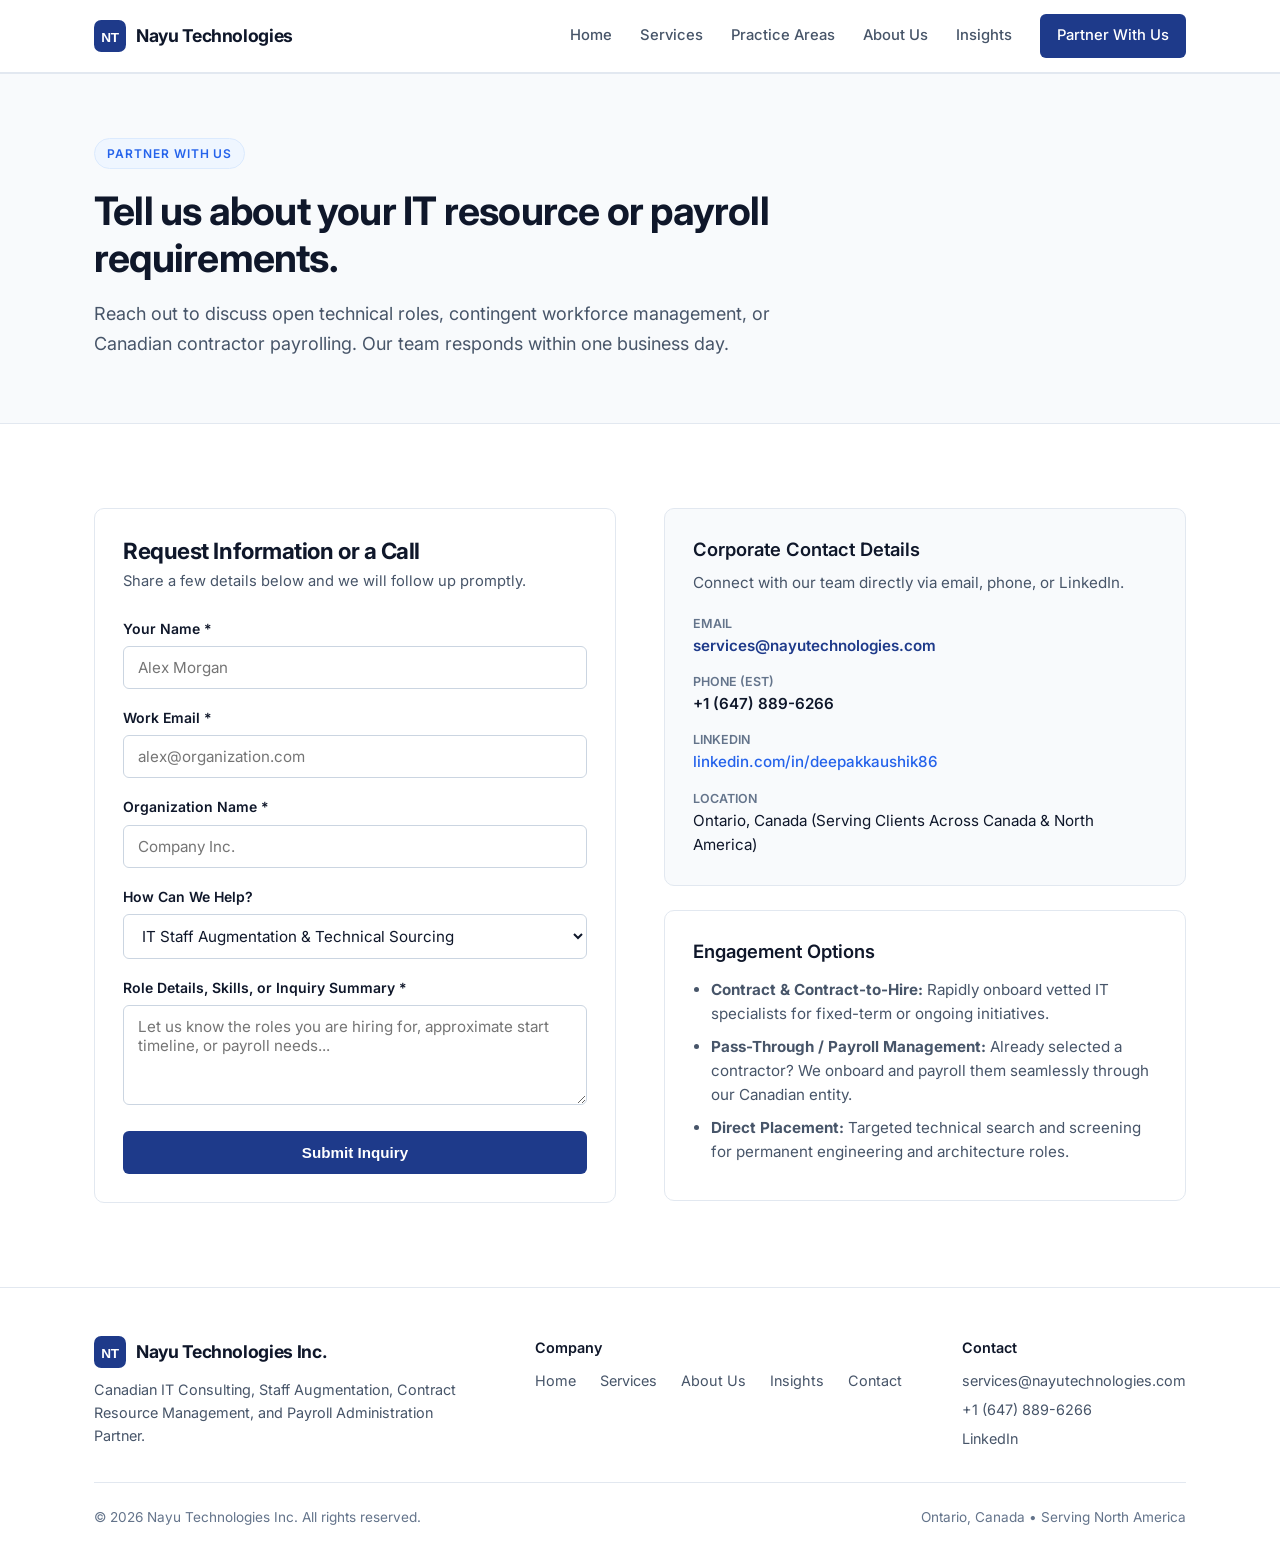
<file: contact.html>
<!DOCTYPE html>
<html lang="en">
<head>
  <meta charset="UTF-8" />
  <meta name="viewport" content="width=device-width, initial-scale=1.0" />
  <title>Contact Us — Nayu Technologies Inc.</title>
  <meta name="description" content="Connect with Nayu Technologies Inc. for IT staff augmentation, contract resource management, and contractor payroll solutions." />
  <meta name="robots" content="index, follow" />
  <meta name="theme-color" content="#1E3A8A" />
  <link rel="canonical" href="https://nayutechnologies.com/contact.html" />
  <link rel="icon" href="favicon.svg" type="image/svg+xml" />

  <!-- Open Graph / Social Sharing -->
  <meta property="og:type" content="website" />
  <meta property="og:site_name" content="Nayu Technologies Inc." />
  <meta property="og:title" content="Contact Us — Nayu Technologies Inc." />
  <meta property="og:description" content="Connect with Nayu Technologies Inc. for IT staff augmentation, contract resource management, and contractor payroll solutions." />
  <meta property="og:url" content="https://nayutechnologies.com/contact.html" />
  <meta property="og:locale" content="en_CA" />
  <meta name="twitter:card" content="summary" />
  <meta name="twitter:title" content="Contact Us — Nayu Technologies Inc." />
  <meta name="twitter:description" content="Connect with Nayu Technologies Inc. for IT staff augmentation, contract resource management, and contractor payroll solutions." />

  <link rel="stylesheet" href="styles.css?v=3" />

  <script type="application/ld+json">
  {
    "@context": "https://schema.org",
    "@type": "ContactPage",
    "name": "Contact Nayu Technologies Inc.",
    "url": "https://nayutechnologies.com/contact.html",
    "about": {
      "@type": "Organization",
      "name": "Nayu Technologies Inc.",
      "email": "services@nayutechnologies.com",
      "telephone": "+1-647-889-6266",
      "sameAs": ["https://ca.linkedin.com/in/deepakkaushik86"]
    }
  }
  </script>
</head>
<body>

  <!-- Centralized Header injected by components.js -->
  <div id="site-header"></div>

  <main>
    <!-- Page Header -->
    <section class="section section-slate" style="padding: 64px 0;">
      <div class="container">
        <span class="eyebrow">Partner With Us</span>
        <h1>Tell us about your IT resource or payroll requirements.</h1>
        <p class="lead">
          Reach out to discuss open technical roles, contingent workforce management, or Canadian contractor payrolling. Our team responds within one business day.
        </p>
      </div>
    </section>

    <!-- Contact Form & Direct Information -->
    <section class="section section-white">
      <div class="container">
        <div class="grid-2" style="gap: 48px; align-items: start;">
          
          <!-- Inquiry Form -->
          <div class="card">
            <h2 style="font-size: 1.4rem; margin-bottom: 6px;">Request Information or a Call</h2>
            <p style="font-size: 0.92rem; margin-bottom: 24px;">Share a few details below and we will follow up promptly.</p>

            <!-- To receive submissions directly via email on GitHub Pages without opening the user's email client, replace the action URL with your free Formspree or Web3Forms endpoint -->
            <form id="contactForm" action="mailto:services@nayutechnologies.com" method="post" enctype="text/plain">
              <div class="form-group">
                <label class="form-label" for="name">Your Name *</label>
                <input class="form-control" type="text" id="name" name="Name" required placeholder="Alex Morgan" />
              </div>

              <div class="form-group">
                <label class="form-label" for="email">Work Email *</label>
                <input class="form-control" type="email" id="email" name="Email" required placeholder="alex@organization.com" />
              </div>

              <div class="form-group">
                <label class="form-label" for="company">Organization Name *</label>
                <input class="form-control" type="text" id="company" name="Company" required placeholder="Company Inc." />
              </div>

              <div class="form-group">
                <label class="form-label" for="service">How Can We Help?</label>
                <select class="form-control" id="service" name="Service Needed">
                  <option value="IT Staff Augmentation & Sourcing">IT Staff Augmentation &amp; Technical Sourcing</option>
                  <option value="Contract Resource Management">Contract Resource Management</option>
                  <option value="Contractor Payroll / EOR Administration">Contractor Payroll &amp; Administration</option>
                  <option value="IT Consulting & Project Delivery">IT Consulting &amp; Architecture Support</option>
                  <option value="Vendor / Partnership Inquiry">Vendor / Recruitment Partnership</option>
                </select>
              </div>

              <div class="form-group">
                <label class="form-label" for="message">Role Details, Skills, or Inquiry Summary *</label>
                <textarea class="form-control" id="message" name="Message" rows="4" required placeholder="Let us know the roles you are hiring for, approximate start timeline, or payroll needs..."></textarea>
              </div>

              <button type="submit" class="btn btn-primary" style="width: 100%;">Submit Inquiry</button>
            </form>
          </div>

          <!-- Direct Contact & Engagement Options -->
          <div>
            <div class="card" style="background-color: var(--bg-slate); margin-bottom: 24px;">
              <h3>Corporate Contact Details</h3>
              <p style="margin-bottom: 18px;">Connect with our team directly via email, phone, or LinkedIn.</p>

              <div style="display: flex; flex-direction: column; gap: 14px; font-size: 0.95rem;">
                <div>
                  <div style="font-size: 0.78rem; font-weight: 600; text-transform: uppercase; color: var(--text-muted);">Email</div>
                  <a href="mailto:services@nayutechnologies.com" style="color: var(--accent-navy); font-weight: 600;">services@nayutechnologies.com</a>
                </div>

                <div>
                  <div style="font-size: 0.78rem; font-weight: 600; text-transform: uppercase; color: var(--text-muted);">Phone (EST)</div>
                  <a href="tel:+16478896266" style="color: var(--text-primary); font-weight: 600;">+1 (647) 889-6266</a>
                </div>

                <div>
                  <div style="font-size: 0.78rem; font-weight: 600; text-transform: uppercase; color: var(--text-muted);">LinkedIn</div>
                  <a href="https://ca.linkedin.com/in/deepakkaushik86" target="_blank" rel="noopener noreferrer" style="color: var(--accent-blue); font-weight: 500;">linkedin.com/in/deepakkaushik86</a>
                </div>

                <div>
                  <div style="font-size: 0.78rem; font-weight: 600; text-transform: uppercase; color: var(--text-muted);">Location</div>
                  <span style="color: var(--text-primary);">Ontario, Canada (Serving Clients Across Canada &amp; North America)</span>
                </div>
              </div>
            </div>

            <div class="card">
              <h3>Engagement Options</h3>
              <ul class="clean-list" style="margin-top: 4px;">
                <li><strong>Contract &amp; Contract-to-Hire:</strong> Rapidly onboard vetted IT specialists for fixed-term or ongoing initiatives.</li>
                <li><strong>Pass-Through / Payroll Management:</strong> Already selected a contractor? We onboard and payroll them seamlessly through our Canadian entity.</li>
                <li><strong>Direct Placement:</strong> Targeted technical search and screening for permanent engineering and architecture roles.</li>
              </ul>
            </div>
          </div>

        </div>
      </div>
    </section>
  </main>

  <!-- Centralized Footer injected by components.js -->
  <div id="site-footer"></div>
  <script src="components.js?v=4"></script>
</body>
</html>
</file>
<file: styles.css>
/* ==========================================================================
   Nayu Technologies Inc. — Centralized Light-Theme Design System
   Controls layout, typography, colors, cards, forms, and responsive nav
   across all pages (index.html, about.html, contact.html).
   ========================================================================== */

@import url('https://fonts.googleapis.com/css2?family=Inter:wght@400;500;600;700&display=swap');

:root {
  --bg-white: #FFFFFF;
  --bg-slate: #F8FAFC;
  --bg-subtle: #F1F5F9;
  --text-primary: #0F172A;
  --text-secondary: #475569;
  --text-muted: #64748B;
  --accent-navy: #1E3A8A;
  --accent-blue: #2563EB;
  --accent-blue-hover: #1D4ED8;
  --accent-tint: #EFF6FF;
  --border-light: #E2E8F0;
  --border-medium: #CBD5E1;
  --radius-sm: 6px;
  --radius-md: 10px;
  --radius-lg: 14px;
  --max-width: 1140px;
}

*, *::before, *::after {
  box-sizing: border-box;
  margin: 0;
  padding: 0;
}

html {
  scroll-behavior: smooth;
  font-family: 'Inter', -apple-system, BlinkMacSystemFont, 'Segoe UI', Roboto, sans-serif;
  color: var(--text-primary);
  background-color: var(--bg-white);
  line-height: 1.6;
  -webkit-font-smoothing: antialiased;
}

body {
  display: flex;
  flex-direction: column;
  min-height: 100vh;
}

main {
  flex: 1;
}

a {
  color: inherit;
  text-decoration: none;
}

img {
  max-width: 100%;
  display: block;
}

/* Layout Containers & Alternating Sections */
.container {
  width: 100%;
  max-width: var(--max-width);
  margin: 0 auto;
  padding: 0 24px;
}

.section {
  padding: 84px 0;
}

.section-white {
  background-color: var(--bg-white);
}

.section-slate {
  background-color: var(--bg-slate);
  border-top: 1px solid var(--border-light);
  border-bottom: 1px solid var(--border-light);
}

/* Editorial Typography */
.eyebrow {
  display: inline-block;
  font-size: 0.75rem;
  font-weight: 600;
  letter-spacing: 0.08em;
  text-transform: uppercase;
  color: var(--accent-blue);
  background-color: var(--accent-tint);
  border: 1px solid #DBEAFE;
  padding: 5px 12px;
  border-radius: 999px;
  margin-bottom: 18px;
}

h1, .h1 {
  font-size: clamp(1.85rem, 3.2vw, 2.45rem);
  font-weight: 700;
  line-height: 1.2;
  letter-spacing: -0.02em;
  color: var(--text-primary);
  max-width: 820px;
  margin-bottom: 18px;
}

h2, .h2 {
  font-size: clamp(1.65rem, 3vw, 2.15rem);
  font-weight: 700;
  line-height: 1.22;
  letter-spacing: -0.02em;
  color: var(--text-primary);
  margin-bottom: 14px;
}

h3, .h3 {
  font-size: 1.15rem;
  font-weight: 600;
  line-height: 1.35;
  color: var(--text-primary);
  margin-bottom: 10px;
}

.lead {
  font-size: 1.125rem;
  color: var(--text-secondary);
  max-width: 700px;
  line-height: 1.65;
}

.section-header {
  max-width: 680px;
  margin-bottom: 48px;
}

.section-header p {
  color: var(--text-secondary);
  font-size: 1.05rem;
}

/* Buttons */
.btn-group {
  display: flex;
  flex-wrap: wrap;
  gap: 14px;
  margin-top: 32px;
}

.btn {
  display: inline-flex;
  align-items: center;
  justify-content: center;
  gap: 8px;
  font-size: 0.95rem;
  font-weight: 600;
  padding: 12px 22px;
  border-radius: var(--radius-sm);
  border: 1px solid transparent;
  cursor: pointer;
  transition: all 0.18s ease;
}

.btn-primary {
  background-color: var(--accent-navy);
  color: #FFFFFF;
}

.btn-primary:hover {
  background-color: var(--accent-blue-hover);
}

.btn-secondary {
  background-color: var(--bg-white);
  color: var(--text-primary);
  border-color: var(--border-medium);
}

.btn-secondary:hover {
  background-color: var(--bg-slate);
  border-color: var(--text-muted);
}

.btn-sm {
  padding: 9px 16px;
  font-size: 0.875rem;
}

/* Centralized Sticky Header */
.navbar {
  position: sticky;
  top: 0;
  z-index: 100;
  background-color: rgba(255, 255, 255, 0.96);
  backdrop-filter: blur(8px);
  border-bottom: 1px solid var(--border-light);
}

.nav-inner {
  display: flex;
  align-items: center;
  justify-content: space-between;
  height: 72px;
}

.brand {
  display: flex;
  align-items: center;
  gap: 10px;
  font-weight: 700;
  font-size: 1.1rem;
  letter-spacing: -0.02em;
  color: var(--text-primary);
}

.brand-mark {
  width: 32px;
  height: 32px;
  display: block;
  flex-shrink: 0;
}

.nav-links {
  display: flex;
  align-items: center;
  gap: 28px;
}

.nav-links a {
  font-size: 0.925rem;
  font-weight: 500;
  color: var(--text-secondary);
  transition: color 0.15s ease;
}

.nav-links a:hover,
.nav-links a.active {
  color: var(--accent-navy);
}

.mobile-toggle {
  display: none;
  background: none;
  border: 1px solid var(--border-light);
  border-radius: var(--radius-sm);
  padding: 8px;
  color: var(--text-primary);
  cursor: pointer;
}

/* Hero & Value Pillar Strip */
.hero {
  padding: 80px 0 64px;
}

.credential-strip {
  display: grid;
  grid-template-columns: repeat(4, 1fr);
  margin-top: 56px;
  padding-top: 32px;
  border-top: 1px solid var(--border-light);
  gap: 24px;
}

.credential-item {
  border-left: 2px solid var(--accent-blue);
  padding-left: 16px;
}

.credential-title {
  font-size: 1.02rem;
  font-weight: 700;
  color: var(--text-primary);
  margin-bottom: 4px;
}

.credential-sub {
  font-size: 0.85rem;
  color: var(--text-muted);
  line-height: 1.45;
}

/* Grids & Flat Editorial Cards */
.grid-3 {
  display: grid;
  grid-template-columns: repeat(3, 1fr);
  gap: 24px;
}

.grid-2 {
  display: grid;
  grid-template-columns: repeat(2, 1fr);
  gap: 24px;
}

.grid-4 {
  display: grid;
  grid-template-columns: repeat(4, 1fr);
  gap: 20px;
}

.card {
  background-color: var(--bg-white);
  border: 1px solid var(--border-light);
  border-radius: var(--radius-md);
  padding: 28px;
  display: flex;
  flex-direction: column;
}

.card p {
  color: var(--text-secondary);
  font-size: 0.95rem;
  margin-bottom: 20px;
}

.icon-box {
  width: 42px;
  height: 42px;
  border-radius: 8px;
  background-color: var(--accent-tint);
  color: var(--accent-navy);
  display: flex;
  align-items: center;
  justify-content: center;
  margin-bottom: 18px;
  border: 1px solid #DBEAFE;
}

.tag-list {
  display: flex;
  flex-wrap: wrap;
  gap: 8px;
  margin-top: auto;
}

.tag {
  font-size: 0.78rem;
  font-weight: 500;
  color: var(--text-secondary);
  background-color: var(--bg-subtle);
  border: 1px solid var(--border-light);
  padding: 4px 10px;
  border-radius: 5px;
}

/* Process Steps */
.step-num {
  font-size: 0.8rem;
  font-weight: 700;
  color: var(--accent-blue);
  letter-spacing: 0.06em;
  margin-bottom: 10px;
}

/* About / Leadership Split Layout */
.about-split {
  display: grid;
  grid-template-columns: repeat(auto-fit, minmax(280px, 340px));
  justify-content: center;
  gap: 40px;
  align-items: start;
}

.founder-card {
  background-color: var(--bg-white);
  border: 1px solid var(--border-light);
  border-radius: var(--radius-md);
  padding: 24px;
}

.founder-photo {
  width: 100%;
  aspect-ratio: 410 / 457;
  object-fit: cover;
  border: 1px solid var(--border-light);
  border-radius: var(--radius-sm);
  margin-bottom: 18px;
}

.cert-list {
  list-style: none;
  margin-top: 14px;
  padding-top: 14px;
  border-top: 1px solid var(--border-light);
  display: flex;
  flex-direction: column;
  gap: 10px;
}

.cert-list li {
  font-size: 0.85rem;
  color: var(--text-secondary);
  display: flex;
  align-items: flex-start;
  gap: 8px;
}

.cert-dot {
  width: 6px;
  height: 6px;
  border-radius: 50%;
  background-color: var(--accent-blue);
  margin-top: 7px;
  flex-shrink: 0;
}

.clean-list {
  margin-top: 12px;
  padding-left: 18px;
  color: var(--text-secondary);
  font-size: 0.95rem;
}

.clean-list li {
  margin-bottom: 8px;
}

/* Forms */
.form-group {
  margin-bottom: 18px;
}

.form-label {
  display: block;
  font-size: 0.875rem;
  font-weight: 600;
  color: var(--text-primary);
  margin-bottom: 6px;
}

.form-control {
  width: 100%;
  padding: 11px 14px;
  font-family: inherit;
  font-size: 0.95rem;
  color: var(--text-primary);
  background-color: var(--bg-white);
  border: 1px solid var(--border-medium);
  border-radius: var(--radius-sm);
  transition: border-color 0.15s ease;
}

.form-control:focus {
  outline: none;
  border-color: var(--accent-blue);
}

/* CTA Banner & Centralized Footer */
.cta-box {
  background-color: var(--bg-slate);
  border: 1px solid var(--border-light);
  border-radius: var(--radius-lg);
  padding: 48px;
  display: flex;
  align-items: center;
  justify-content: space-between;
  gap: 32px;
}

.footer {
  background-color: var(--bg-white);
  border-top: 1px solid var(--border-light);
  padding: 48px 0 32px;
  color: var(--text-secondary);
  font-size: 0.9rem;
}

.footer-grid {
  display: flex;
  justify-content: space-between;
  flex-wrap: wrap;
  gap: 32px;
  padding-bottom: 32px;
  border-bottom: 1px solid var(--border-light);
}

.footer-links {
  display: flex;
  gap: 24px;
  flex-wrap: wrap;
}

.footer-links a:hover {
  color: var(--accent-navy);
}

.footer-bottom {
  padding-top: 24px;
  display: flex;
  justify-content: space-between;
  flex-wrap: wrap;
  gap: 16px;
  font-size: 0.85rem;
  color: var(--text-muted);
}

/* Responsive Breakpoints */
@media (max-width: 960px) {
  .grid-3, .grid-4, .credential-strip {
    grid-template-columns: repeat(2, 1fr);
  }
  .about-split {
    grid-template-columns: 1fr;
  }
  .cta-box {
    flex-direction: column;
    align-items: flex-start;
    padding: 32px;
  }
}

section[id] {
  scroll-margin-top: 88px;
}

@media (max-width: 720px) {
  .nav-links {
    display: none;
    position: absolute;
    top: 72px;
    left: 0;
    right: 0;
    background-color: var(--bg-white);
    border-bottom: 1px solid var(--border-light);
    flex-direction: column;
    align-items: flex-start;
    gap: 18px;
    padding: 20px 24px;
    box-shadow: 0 12px 24px -8px rgba(15, 23, 42, 0.12);
  }

  .nav-links.open {
    display: flex;
  }

  .nav-links a {
    width: 100%;
  }

  .mobile-toggle {
    display: flex;
  }

  .credential-strip,
  .grid-3,
  .grid-2 {
    grid-template-columns: 1fr;
  }
}
</file>
